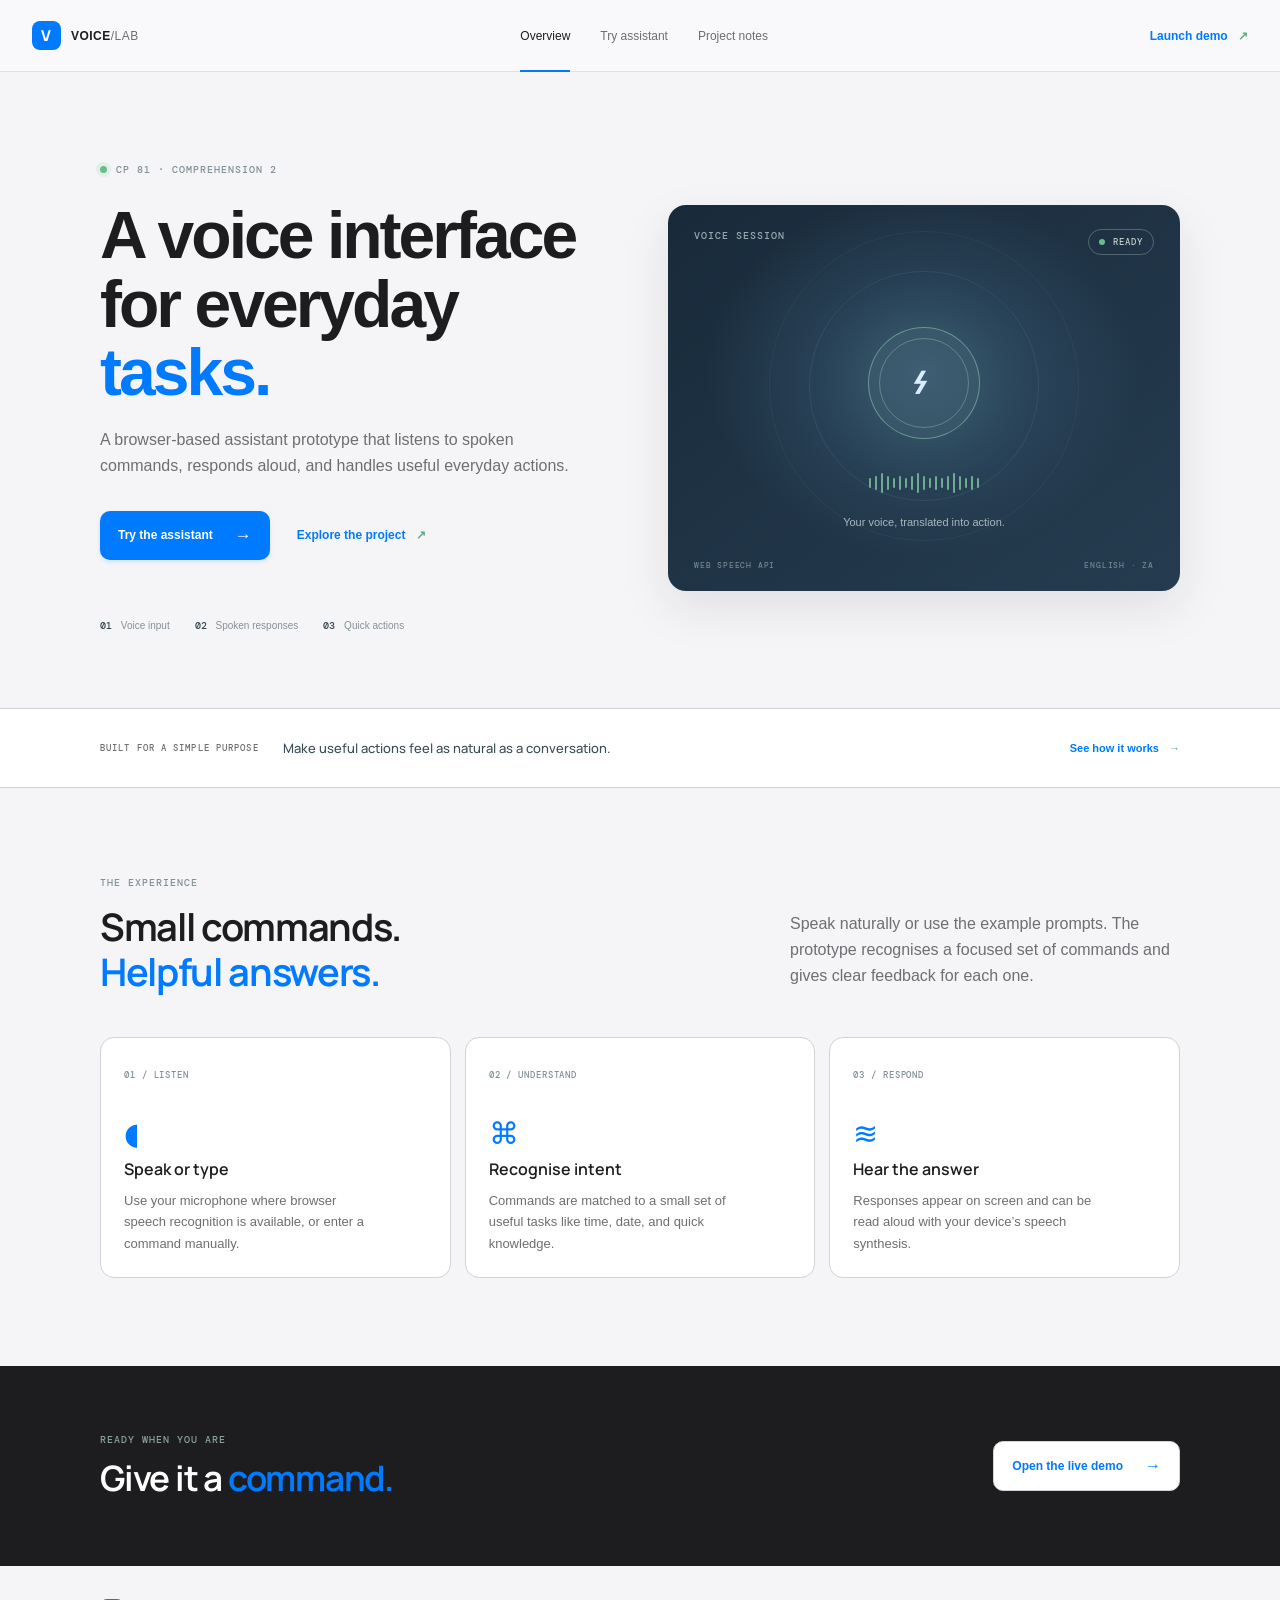
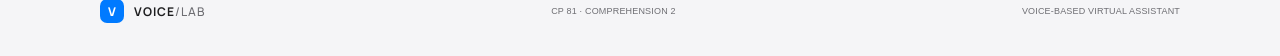
<file: index.html>
<!doctype html>
<html lang="en">
<head>
  <meta charset="utf-8"><meta name="viewport" content="width=device-width,initial-scale=1">
  <meta name="theme-color" content="#101b27"><meta name="description" content="A voice assistant project portfolio and interactive prototype.">
  <title>Voice-Based Virtual Assistant | Portfolio</title><link rel="stylesheet" href="styles.css"><link rel="stylesheet" href="apple-ui.css">
</head>
<body>
  <header class="site-header"><a class="brand" href="index.html"><span class="brand-mark">V</span><span>VOICE<span class="brand-light">/LAB</span></span></a><nav aria-label="Main navigation"><a class="active" href="index.html">Overview</a><a href="assistant.html">Try assistant</a><a href="project.html">Project notes</a></nav><a class="nav-cta" href="assistant.html">Launch demo <span>↗</span></a></header>
  <main>
    <section class="hero wrap"><div class="hero-copy"><p class="eyebrow"><span class="live-dot"></span> CP 81 · COMPREHENSION 2</p><h1>A voice interface<br>for everyday <em>tasks.</em></h1><p class="lead">A browser-based assistant prototype that listens to spoken commands, responds aloud, and handles useful everyday actions.</p><div class="hero-actions"><a class="button button-primary" href="assistant.html">Try the assistant <span>→</span></a><a class="text-link" href="project.html">Explore the project <span>↗</span></a></div><div class="hero-meta"><span><b>01</b> Voice input</span><span><b>02</b> Spoken responses</span><span><b>03</b> Quick actions</span></div></div><div class="visual-card"><div class="card-top"><span>VOICE SESSION</span><span class="status-pill"><i></i> READY</span></div><div class="orbit orbit-one"></div><div class="orbit orbit-two"></div><div class="voice-core"><span class="core-ring"></span><span class="mic-icon">⌁</span></div><div class="waveform" aria-hidden="true"><i></i><i></i><i></i><i></i><i></i><i></i><i></i><i></i><i></i><i></i><i></i><i></i><i></i><i></i><i></i><i></i><i></i><i></i><i></i></div><p class="visual-caption">Your voice, translated into action.</p><div class="visual-footer"><span>WEB SPEECH API</span><span>ENGLISH · ZA</span></div></div></section>
    <section class="strip"><div class="wrap strip-inner"><span>BUILT FOR A SIMPLE PURPOSE</span><p>Make useful actions feel as natural as a conversation.</p><a href="assistant.html">See how it works <span>→</span></a></div></section>
    <section class="wrap section feature-section"><div class="section-heading"><div><p class="eyebrow">THE EXPERIENCE</p><h2>Small commands.<br><em>Helpful answers.</em></h2></div><p class="section-intro">Speak naturally or use the example prompts. The prototype recognises a focused set of commands and gives clear feedback for each one.</p></div><div class="feature-grid"><article class="feature-card"><span class="feature-number">01 / LISTEN</span><div class="feature-icon">◖</div><h3>Speak or type</h3><p>Use your microphone where browser speech recognition is available, or enter a command manually.</p></article><article class="feature-card"><span class="feature-number">02 / UNDERSTAND</span><div class="feature-icon">⌘</div><h3>Recognise intent</h3><p>Commands are matched to a small set of useful tasks like time, date, and quick knowledge.</p></article><article class="feature-card"><span class="feature-number">03 / RESPOND</span><div class="feature-icon">≋</div><h3>Hear the answer</h3><p>Responses appear on screen and can be read aloud with your device’s speech synthesis.</p></article></div></section>
    <section class="bottom-cta"><div class="wrap bottom-cta-inner"><div><p class="eyebrow">READY WHEN YOU ARE</p><h2>Give it a <em>command.</em></h2></div><a class="button button-light" href="assistant.html">Open the live demo <span>→</span></a></div></section>
  </main>
  <footer class="site-footer wrap"><a class="brand" href="index.html"><span class="brand-mark">V</span><span>VOICE<span class="brand-light">/LAB</span></span></a><span>CP 81 · COMPREHENSION 2</span><span>VOICE-BASED VIRTUAL ASSISTANT</span></footer>
</body></html>
</file>
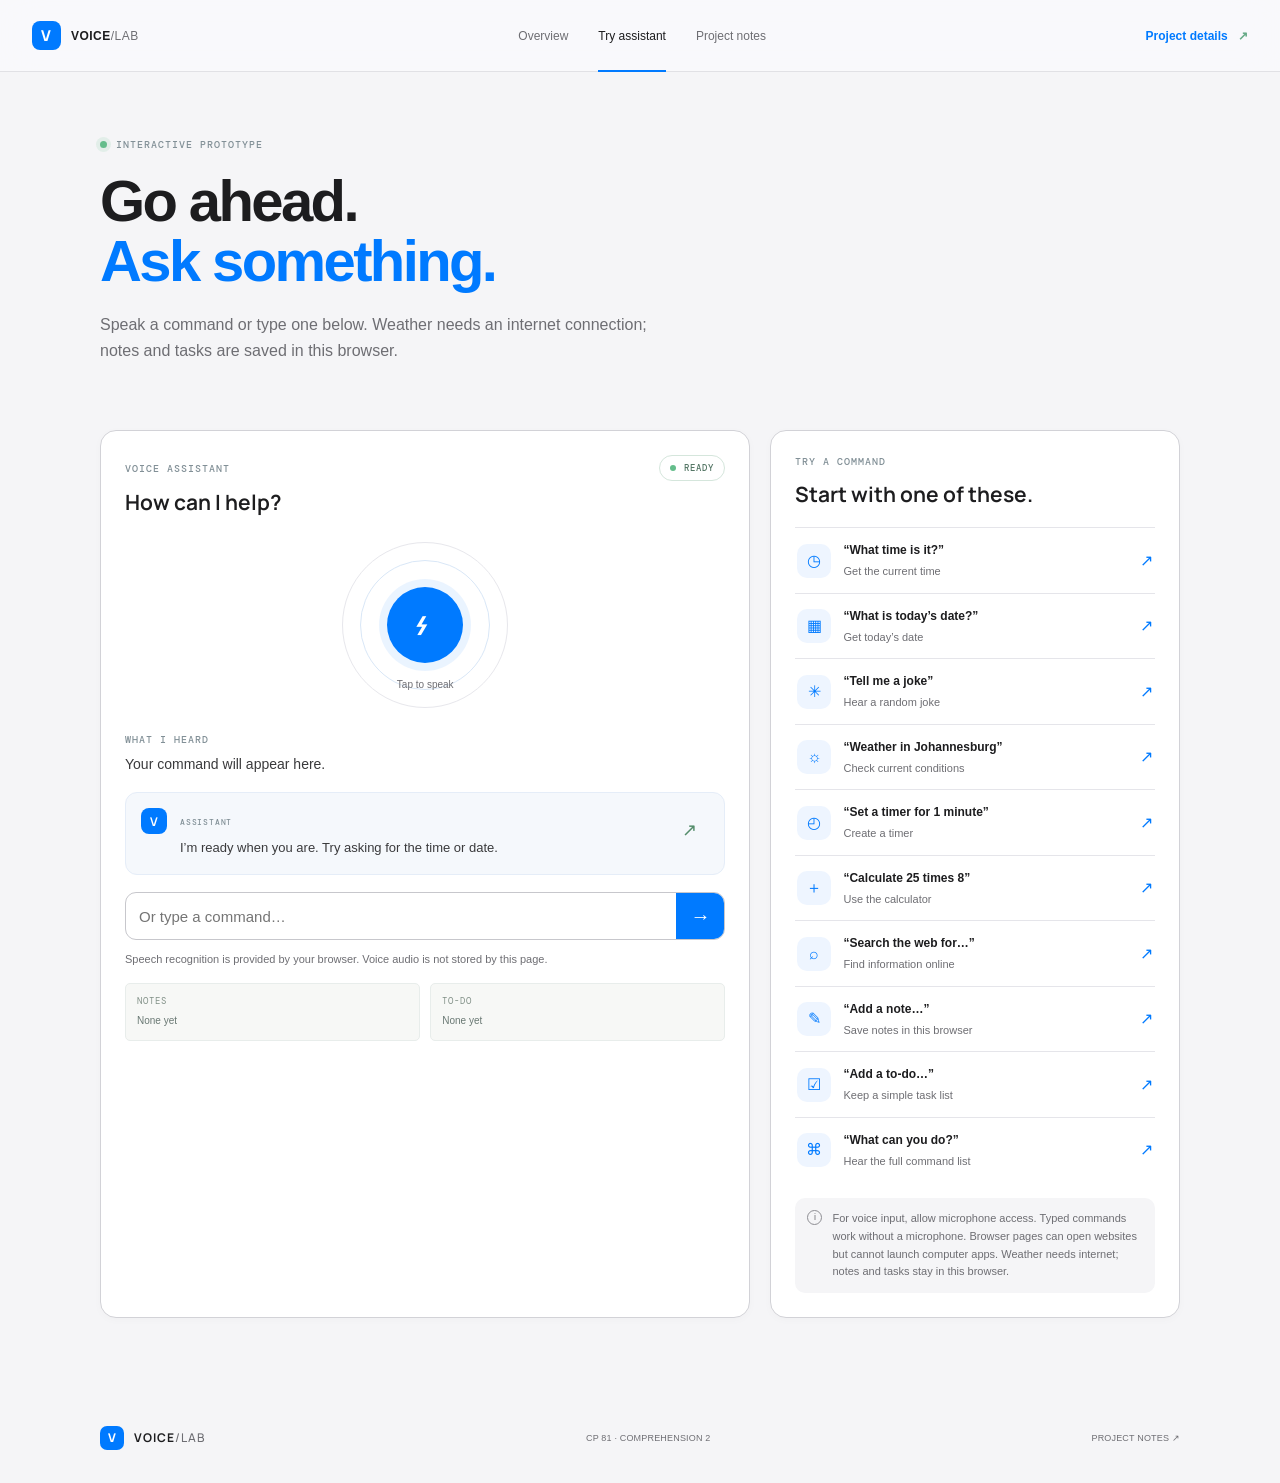
<file: assistant.html>
<!doctype html>
<html lang="en"><head><meta charset="utf-8"><meta name="viewport" content="width=device-width,initial-scale=1"><meta name="theme-color" content="#101b27"><title>Try the Assistant | Voice/Lab</title><link rel="stylesheet" href="styles.css"><link rel="stylesheet" href="apple-ui.css"><link rel="stylesheet" href="assistant-ui.css"><script src="assistant.js" defer></script></head>
<body><header class="site-header"><a class="brand" href="index.html"><span class="brand-mark">V</span><span>VOICE<span class="brand-light">/LAB</span></span></a><nav aria-label="Main navigation"><a href="index.html">Overview</a><a class="active" href="assistant.html">Try assistant</a><a href="project.html">Project notes</a></nav><a class="nav-cta" href="project.html">Project details <span>↗</span></a></header>
<main class="wrap demo-page"><div class="page-heading"><p class="eyebrow"><span class="live-dot"></span> INTERACTIVE PROTOTYPE</p><h1>Go ahead.<br><em>Ask something.</em></h1><p class="lead">Speak a command or type one below. Weather needs an internet connection; notes and tasks are saved in this browser.</p></div>
<section class="assistant-layout"><div class="assistant-panel"><div class="assistant-top"><div><span class="panel-label">VOICE ASSISTANT</span><h2>How can I help?</h2></div><span class="status-pill"><i></i><span id="status-text">READY</span></span></div><div class="listening-stage" id="listening-stage"><div class="listening-orbit"></div><div class="listening-orbit orbit-b"></div><button class="mic-button" id="mic-button" type="button" aria-label="Start voice input"><span>⌁</span></button><span class="mic-hint" id="mic-hint">Tap to speak</span></div><p class="transcript-label">WHAT I HEARD</p><p class="transcript" id="transcript" aria-live="polite">Your command will appear here.</p><div class="response-box" aria-live="polite"><span class="response-mark">V</span><div><span class="panel-label">ASSISTANT</span><p id="response-text">I’m ready when you are. Try asking for the time or date.</p><div id="response-action"></div></div><button class="speak-button" id="speak-button" type="button" aria-label="Read response aloud" title="Read response aloud">↗</button></div><form class="command-form" id="command-form"><label class="sr-only" for="command-input">Type a command</label><input id="command-input" autocomplete="off" placeholder="Or type a command…"><button class="send-button" type="submit" aria-label="Send command">→</button></form><p class="privacy-note">Speech recognition is provided by your browser. Voice audio is not stored by this page.</p><div class="saved-items"><div><b>NOTES</b><span id="notes-list">None yet</span></div><div><b>TO-DO</b><span id="todos-list">None yet</span></div></div></div>
<aside class="examples-panel"><p class="eyebrow">TRY A COMMAND</p><h2>Start with one of these.</h2><div class="command-list">
<button class="example-command" data-command="What time is it?"><span class="command-icon">◷</span><span><b>“What time is it?”</b><small>Get the current time</small></span><span class="command-arrow">↗</span></button>
<button class="example-command" data-command="What is today's date?"><span class="command-icon">▦</span><span><b>“What is today’s date?”</b><small>Get today’s date</small></span><span class="command-arrow">↗</span></button>
<button class="example-command" data-command="Tell me a joke"><span class="command-icon">✳</span><span><b>“Tell me a joke”</b><small>Hear a random joke</small></span><span class="command-arrow">↗</span></button>
<button class="example-command" data-command="What is the weather in Johannesburg?"><span class="command-icon">☼</span><span><b>“Weather in Johannesburg”</b><small>Check current conditions</small></span><span class="command-arrow">↗</span></button>
<button class="example-command" data-command="Set a timer for 1 minute"><span class="command-icon">◴</span><span><b>“Set a timer for 1 minute”</b><small>Create a timer</small></span><span class="command-arrow">↗</span></button>
<button class="example-command" data-command="Calculate 25 times 8"><span class="command-icon">＋</span><span><b>“Calculate 25 times 8”</b><small>Use the calculator</small></span><span class="command-arrow">↗</span></button>
<button class="example-command" data-command="Search the web for voice assistants"><span class="command-icon">⌕</span><span><b>“Search the web for…”</b><small>Find information online</small></span><span class="command-arrow">↗</span></button>
<button class="example-command" data-command="Add a note buy milk"><span class="command-icon">✎</span><span><b>“Add a note…”</b><small>Save notes in this browser</small></span><span class="command-arrow">↗</span></button>
<button class="example-command" data-command="Add a to-do call the lecturer"><span class="command-icon">☑</span><span><b>“Add a to-do…”</b><small>Keep a simple task list</small></span><span class="command-arrow">↗</span></button>
<button class="example-command" data-command="What can you do?"><span class="command-icon">⌘</span><span><b>“What can you do?”</b><small>Hear the full command list</small></span><span class="command-arrow">↗</span></button></div>
<div class="support-note"><span>i</span><p>For voice input, allow microphone access. Typed commands work without a microphone. Browser pages can open websites but cannot launch computer apps. Weather needs internet; notes and tasks stay in this browser.</p></div></aside></section></main>
<footer class="site-footer wrap"><a class="brand" href="index.html"><span class="brand-mark">V</span><span>VOICE<span class="brand-light">/LAB</span></span></a><span>CP 81 · COMPREHENSION 2</span><span><a href="project.html">PROJECT NOTES ↗</a></span></footer></body></html>
</file>
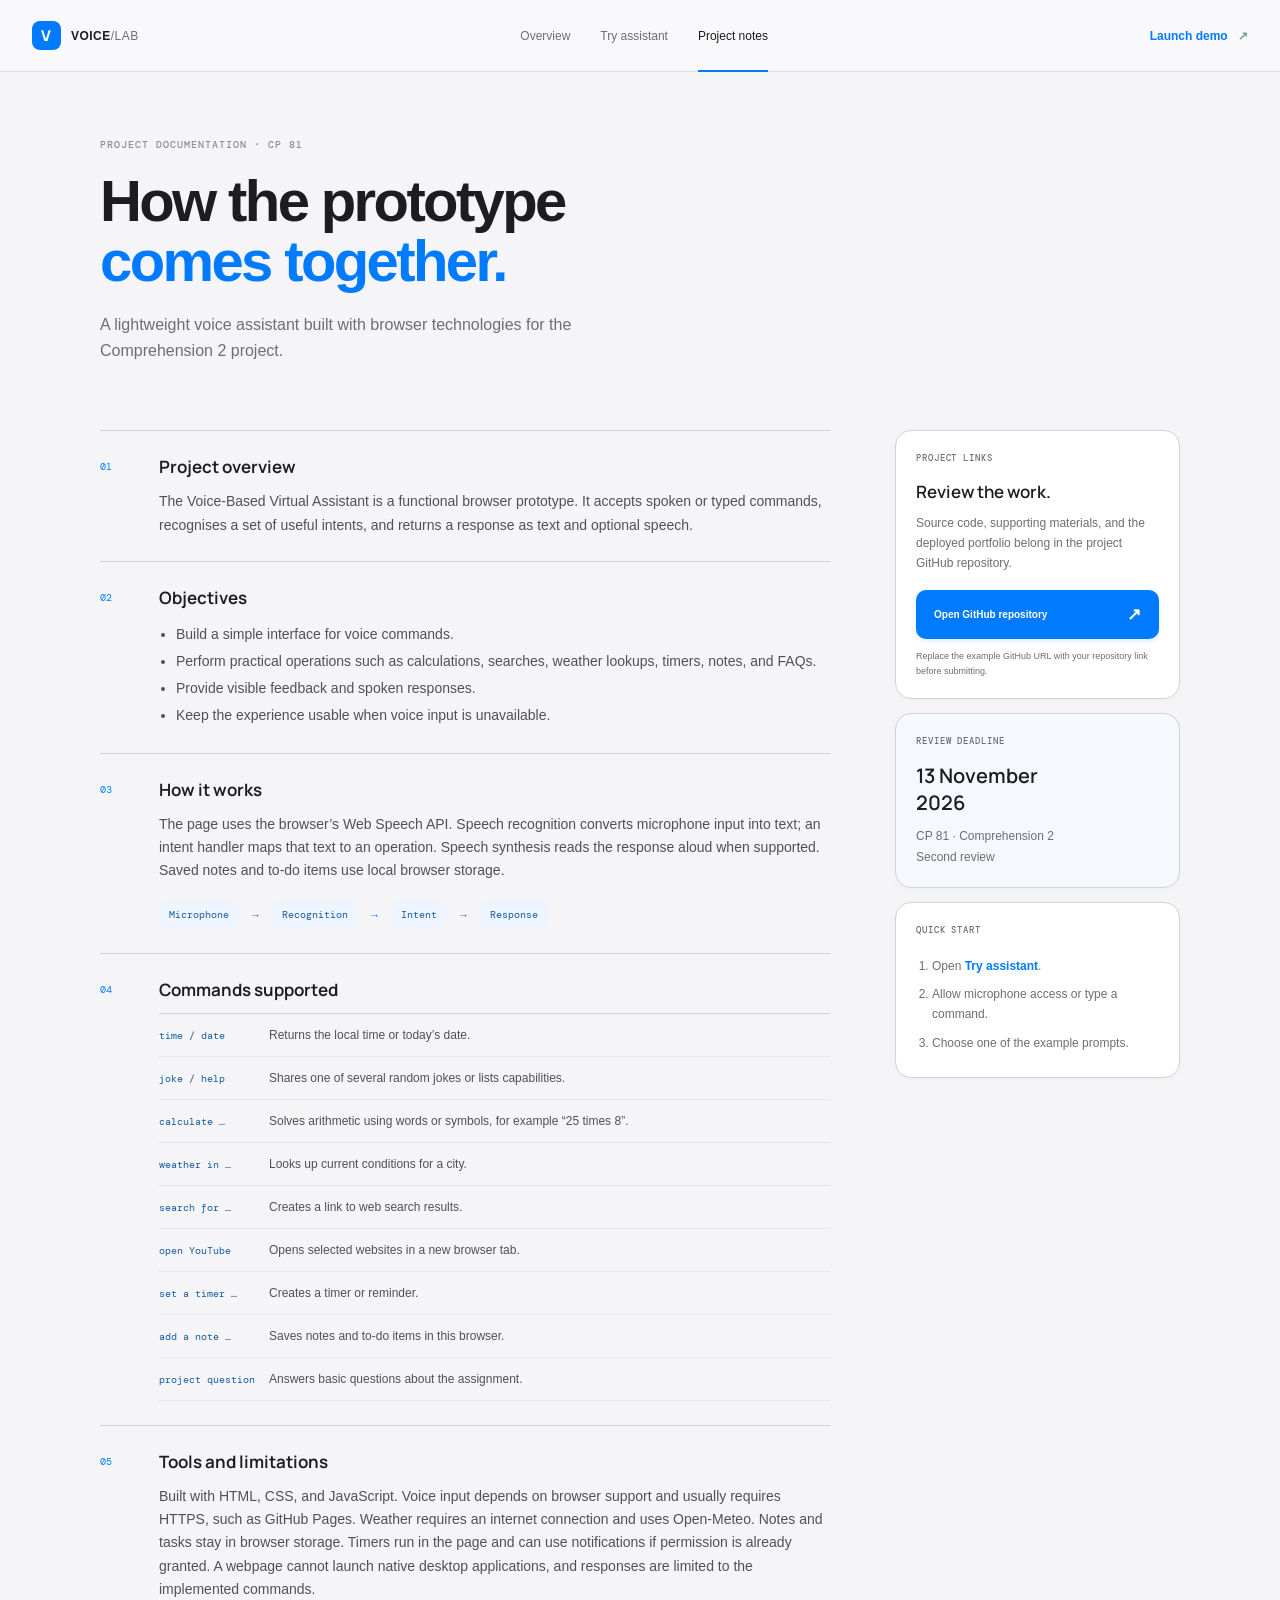
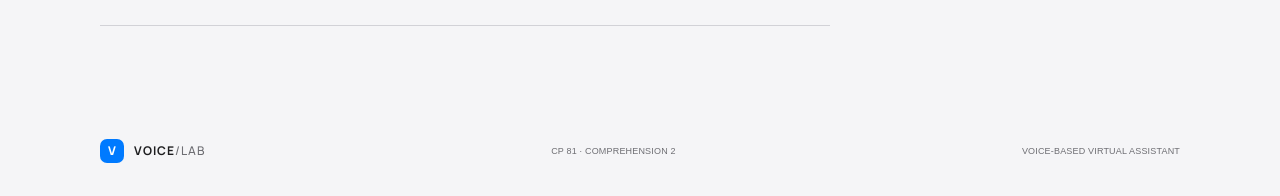
<file: project.html>
<!doctype html>
<html lang="en"><head><meta charset="utf-8"><meta name="viewport" content="width=device-width,initial-scale=1"><meta name="theme-color" content="#101b27"><meta name="description" content="Project documentation for the Voice-Based Virtual Assistant prototype."><title>Project Notes | Voice/Lab</title><link rel="stylesheet" href="styles.css"><link rel="stylesheet" href="apple-ui.css"></head>
<body><header class="site-header"><a class="brand" href="index.html"><span class="brand-mark">V</span><span>VOICE<span class="brand-light">/LAB</span></span></a><nav aria-label="Main navigation"><a href="index.html">Overview</a><a href="assistant.html">Try assistant</a><a class="active" href="project.html">Project notes</a></nav><a class="nav-cta" href="assistant.html">Launch demo <span>↗</span></a></header>
<main class="wrap project-page"><div class="page-heading"><p class="eyebrow">PROJECT DOCUMENTATION · CP 81</p><h1>How the prototype<br><em>comes together.</em></h1><p class="lead">A lightweight voice assistant built with browser technologies for the Comprehension 2 project.</p></div><div class="project-grid"><article class="project-main">
<section class="doc-section"><span class="doc-index">01</span><div><h2>Project overview</h2><p>The Voice-Based Virtual Assistant is a functional browser prototype. It accepts spoken or typed commands, recognises a set of useful intents, and returns a response as text and optional speech.</p></div></section>
<section class="doc-section"><span class="doc-index">02</span><div><h2>Objectives</h2><ul><li>Build a simple interface for voice commands.</li><li>Perform practical operations such as calculations, searches, weather lookups, timers, notes, and FAQs.</li><li>Provide visible feedback and spoken responses.</li><li>Keep the experience usable when voice input is unavailable.</li></ul></div></section>
<section class="doc-section"><span class="doc-index">03</span><div><h2>How it works</h2><p>The page uses the browser’s Web Speech API. Speech recognition converts microphone input into text; an intent handler maps that text to an operation. Speech synthesis reads the response aloud when supported. Saved notes and to-do items use local browser storage.</p><div class="flow"><span>Microphone</span><b>→</b><span>Recognition</span><b>→</b><span>Intent</span><b>→</b><span>Response</span></div></div></section>
<section class="doc-section"><span class="doc-index">04</span><div><h2>Commands supported</h2><div class="intent-list"><div><code>time / date</code><span>Returns the local time or today’s date.</span></div><div><code>joke / help</code><span>Shares one of several random jokes or lists capabilities.</span></div><div><code>calculate …</code><span>Solves arithmetic using words or symbols, for example “25 times 8”.</span></div><div><code>weather in …</code><span>Looks up current conditions for a city.</span></div><div><code>search for …</code><span>Creates a link to web search results.</span></div><div><code>open YouTube</code><span>Opens selected websites in a new browser tab.</span></div><div><code>set a timer …</code><span>Creates a timer or reminder.</span></div><div><code>add a note …</code><span>Saves notes and to-do items in this browser.</span></div><div><code>project question</code><span>Answers basic questions about the assignment.</span></div></div></div></section>
<section class="doc-section"><span class="doc-index">05</span><div><h2>Tools and limitations</h2><p>Built with HTML, CSS, and JavaScript. Voice input depends on browser support and usually requires HTTPS, such as GitHub Pages. Weather requires an internet connection and uses Open-Meteo. Notes and tasks stay in browser storage. Timers run in the page and can use notifications if permission is already granted. A webpage cannot launch native desktop applications, and responses are limited to the implemented commands.</p></div></section>
</article><aside class="project-sidebar"><div class="sidebar-card"><p class="eyebrow">PROJECT LINKS</p><h3>Review the work.</h3><p>Source code, supporting materials, and the deployed portfolio belong in the project GitHub repository.</p><a class="button button-primary full-button" href="https://github.com/REPLACE_WITH_GITHUB_USERNAME/voice-based-virtual-assistant" target="_blank" rel="noopener noreferrer">Open GitHub repository <span>↗</span></a><small>Replace the example GitHub URL with your repository link before submitting.</small></div><div class="sidebar-card deadline-card"><p class="eyebrow">REVIEW DEADLINE</p><h3>13 November<br>2026</h3><p>CP 81 · Comprehension 2<br>Second review</p></div><div class="sidebar-card"><p class="eyebrow">QUICK START</p><ol><li>Open <a href="assistant.html">Try assistant</a>.</li><li>Allow microphone access or type a command.</li><li>Choose one of the example prompts.</li></ol></div></aside></div></main>
<footer class="site-footer wrap"><a class="brand" href="index.html"><span class="brand-mark">V</span><span>VOICE<span class="brand-light">/LAB</span></span></a><span>CP 81 · COMPREHENSION 2</span><span>VOICE-BASED VIRTUAL ASSISTANT</span></footer></body></html>
</file>
<file: styles.css>
@import url('https://fonts.googleapis.com/css2?family=DM+Mono:wght@400;500&family=DM+Sans:wght@400;500;600;700&family=Manrope:wght@400;500;600;700;800&display=swap');
:root{--ink:#122130;--muted:#74818b;--paper:#f7f8f6;--line:#e3e8e8;--mint:#a5e1c4;--dark:#101b27;--accent:#8ddbb3}*{box-sizing:border-box}html{scroll-behavior:smooth}body{margin:0;background:var(--paper);color:var(--ink);font-family:'DM Sans',Arial,sans-serif;-webkit-font-smoothing:antialiased}a{color:inherit;text-decoration:none}.wrap{width:min(1140px,calc(100% - 64px));margin-inline:auto}.site-header{height:78px;display:flex;align-items:center;justify-content:space-between;padding:0 max(32px,calc((100vw - 1240px)/2));border-bottom:1px solid rgba(227,232,232,.85);background:rgba(247,248,246,.92);position:relative;z-index:2}.brand{display:flex;gap:10px;align-items:center;font:800 12px Manrope,sans-serif;letter-spacing:1.7px}.brand-mark{display:grid;place-items:center;background:var(--dark);color:var(--mint);width:29px;height:29px;border-radius:9px;font:800 15px Manrope}.brand-light{font-weight:500;color:#8a989e}.site-header nav{display:flex;gap:36px;font-size:12px;color:#79868d}.site-header nav a{padding:31px 0 29px;border-bottom:2px solid transparent}.site-header nav a:hover,.site-header nav a.active{color:var(--ink);border-color:#80cba3}.nav-cta{font-size:12px;font-weight:700}.nav-cta span,.text-link span{margin-left:7px;color:#67aa87}.hero{min-height:590px;padding-top:91px;padding-bottom:75px;display:grid;grid-template-columns:1fr 1fr;gap:70px;align-items:center}.eyebrow,.panel-label,.feature-number,.visual-footer,.card-top,.transcript-label{font:500 10px 'DM Mono',monospace;letter-spacing:1.4px;color:#829097}.eyebrow{display:flex;align-items:center;gap:9px}.live-dot,.status-pill i{width:7px;height:7px;background:#64bd8b;border-radius:50%;display:inline-block;box-shadow:0 0 0 4px rgba(100,189,139,.13)}h1,h2,h3,p{margin-top:0}h1{font:600 clamp(43px,5.3vw,68px)/1.04 Manrope,sans-serif;letter-spacing:-3px;margin:25px 0 20px}h1 em,h2 em{font-style:normal;color:#72bd96}.lead{font-size:16px;line-height:1.8;color:#7a878d;max-width:475px}.hero-actions{display:flex;align-items:center;gap:27px;margin-top:31px}.button{display:inline-flex;gap:22px;align-items:center;justify-content:center;padding:15px 19px;border-radius:6px;font-size:12px;font-weight:700}.button-primary{background:var(--dark);color:white}.button-primary span{font-size:17px;color:var(--mint)}.text-link{font-size:12px;font-weight:600}.hero-meta{display:flex;gap:25px;margin-top:58px;color:#859197;font-size:10px}.hero-meta b{color:#324552;font:500 10px 'DM Mono',monospace;margin-right:6px}.visual-card{height:386px;background:var(--dark);border-radius:12px;position:relative;overflow:hidden;color:white;box-shadow:0 25px 55px #11223319}.visual-card:before{content:'';position:absolute;inset:0;background:radial-gradient(ellipse at 50% 44%,#294355 0,transparent 56%)}.card-top,.visual-footer{position:absolute;left:26px;right:26px;display:flex;justify-content:space-between;z-index:1}.card-top{top:24px;color:#97aab2}.status-pill{display:flex;gap:8px;align-items:center;border:1px solid #536572;border-radius:30px;padding:6px 10px;font:500 9px 'DM Mono',monospace;letter-spacing:1px;color:#bfcec9}.status-pill i{width:6px;height:6px;box-shadow:none}.orbit{position:absolute;border:1px solid #ffffff11;border-radius:50%;width:230px;height:230px;left:50%;top:47%;transform:translate(-50%,-50%)}.orbit-two{width:310px;height:310px;border-color:#ffffff0b}.voice-core{position:absolute;left:50%;top:46%;transform:translate(-50%,-50%);width:112px;height:112px;border-radius:50%;background:#a5e1c418;border:1px solid #9fe0bf75;display:grid;place-items:center;box-shadow:0 0 65px #8ddbb325}.core-ring{position:absolute;inset:10px;border:1px solid #b2efd14d;border-radius:50%}.mic-icon{font:48px Manrope;color:var(--mint);transform:rotate(90deg)}.waveform{position:absolute;top:72%;left:50%;transform:translate(-50%,-50%);display:flex;align-items:center;gap:4px;height:26px}.waveform i{width:2px;border-radius:2px;background:#8bd8ad;height:35%;opacity:.7}.waveform i:nth-child(3n){height:75%}.waveform i:nth-child(4n){height:100%}.waveform i:nth-child(2n){height:53%}.visual-caption{position:absolute;top:80%;width:100%;text-align:center;color:#aab8bf;font-size:11px}.visual-footer{bottom:21px;color:#718590;font-size:8px}.strip{background:#edf2ef;border-block:1px solid #e7ece8}.strip-inner{min-height:79px;display:flex;align-items:center;gap:24px}.strip-inner>span{font:500 9px 'DM Mono',monospace;letter-spacing:1.1px;color:#86928e}.strip-inner p{margin:0;font:500 13px Manrope;color:#394d52;flex:1}.strip-inner>a{font-size:11px;font-weight:700}.strip-inner>a span{color:#63b082;margin-left:7px}.section{padding-top:102px;padding-bottom:109px}.section-heading{display:flex;justify-content:space-between;align-items:end;margin-bottom:43px}.section-heading h2,.bottom-cta h2{font:600 38px/1.18 Manrope;letter-spacing:-1.4px;margin:15px 0 0}.section-intro{max-width:390px;color:#7a878d;font-size:13px;line-height:1.8;margin-bottom:4px}.feature-grid{display:grid;grid-template-columns:repeat(3,1fr);border:1px solid var(--line);border-radius:9px;overflow:hidden}.feature-card{min-height:241px;padding:24px 26px;border-right:1px solid var(--line);background:#fbfcfa}.feature-card:last-child{border:0}.feature-number{font-size:9px}.feature-icon{margin-top:27px;font:30px Manrope;color:#69b68c;height:36px}.feature-card h3{font:600 16px Manrope;margin:10px 0}.feature-card p{font-size:11px;line-height:1.75;color:#829097;max-width:250px;margin-bottom:0}.bottom-cta{background:var(--dark);color:white}.bottom-cta-inner{min-height:220px;display:flex;align-items:center;justify-content:space-between}.bottom-cta .eyebrow{color:#8aa09d}.bottom-cta h2{font-size:35px;margin-top:12px}.button-light{background:var(--mint);color:#112130}.button-light span{font-size:16px}.site-footer{height:90px;display:flex;align-items:center;justify-content:space-between;color:#89959a;font:9px 'DM Mono',monospace;letter-spacing:.6px}.site-footer .brand{font-family:Manrope;color:var(--ink);letter-spacing:1px}.site-footer .brand-mark{width:24px;height:24px;font-size:12px;border-radius:7px}.page-heading{padding:76px 0 50px}.page-heading h1{font-size:56px;margin-top:20px}.page-heading .lead{max-width:560px}.demo-page{padding-bottom:75px}.assistant-layout{display:grid;grid-template-columns:1.35fr .85fr;gap:23px;align-items:stretch}.assistant-panel,.examples-panel{border:1px solid var(--line);border-radius:10px;background:#fbfcfa;padding:26px}.assistant-top{display:flex;justify-content:space-between;align-items:flex-start}.assistant-top h2{font:600 20px Manrope;margin:9px 0}.assistant-top .status-pill{color:#547665;border-color:#d5e6dc}.listening-stage{height:194px;display:flex;align-items:center;justify-content:center;position:relative;flex-direction:column}.listening-orbit{position:absolute;width:130px;height:130px;border:1px solid #b8ddc8;border-radius:50%;transition:transform .3s}.orbit-b{width:166px;height:166px;border-color:#e5eee8}.mic-button{z-index:1;width:72px;height:72px;border-radius:50%;border:1px solid #a5d8bb;background:#eaf5ee;color:#408b63;font:39px Manrope;transform:rotate(90deg);cursor:pointer;box-shadow:0 0 0 9px #eaf5ee73}.mic-button:hover{background:#d9efdf}.mic-button:disabled{opacity:.55;cursor:not-allowed}.mic-hint{z-index:1;position:absolute;top:calc(50% + 52px);font-size:10px;color:#819087}.is-listening .listening-orbit{transform:scale(1.13);border-color:#5ab783}.is-listening .orbit-b{transform:scale(1.1);border-color:#b9e5c9}.transcript-label{margin:8px 0}.transcript{font-size:13px;color:#66767a;min-height:20px}.response-box{display:flex;align-items:flex-start;gap:13px;padding:16px;background:#f0f5f1;border-radius:7px;margin:17px 0}.response-mark{width:26px;height:26px;border-radius:8px;background:var(--dark);color:var(--mint);display:grid;place-items:center;font:700 12px Manrope;flex:none}.response-box .panel-label{font-size:8px}.response-box p{font-size:12px;line-height:1.6;color:#4e605b;margin:6px 0 0}.speak-button{margin-left:auto;border:0;background:transparent;color:#548d6b;font-size:18px;cursor:pointer}.command-form{display:flex;border:1px solid #dfe6e1;border-radius:6px;height:44px;overflow:hidden;background:white}.command-form input{flex:1;border:0;outline:0;padding:0 13px;font:12px 'DM Sans';background:transparent}.send-button{width:46px;border:0;background:var(--dark);color:var(--mint);font-size:19px;cursor:pointer}.privacy-note{font-size:9px;color:#97a19d;margin:11px 0 0}.examples-panel .eyebrow{margin-bottom:12px}.examples-panel h2{font:600 17px Manrope;margin-bottom:19px}.command-list{display:flex;flex-direction:column}.example-command{display:flex;align-items:center;gap:12px;text-align:left;border:0;border-top:1px solid #e8edeb;background:transparent;padding:13px 2px;cursor:pointer;color:var(--ink)}.example-command:hover b{color:#468760}.command-icon{width:31px;height:31px;border-radius:8px;background:#edf4ef;display:grid;place-items:center;color:#64a87e;font-size:16px;flex:none}.example-command b{display:block;font-size:10px;font-weight:600}.example-command small{display:block;margin-top:4px;color:#87938e;font-size:9px}.command-arrow{margin-left:auto;color:#80b791}.support-note{display:flex;gap:10px;background:#f2f5f1;padding:12px;border-radius:6px;margin-top:16px}.support-note span{width:15px;height:15px;border-radius:50%;border:1px solid #93b9a0;color:#6b9b78;display:grid;place-items:center;font-size:9px;flex:none}.support-note p{font-size:9px;line-height:1.6;color:#7e8983;margin:0}.project-page{padding-bottom:80px}.project-grid{display:grid;grid-template-columns:1fr 285px;gap:65px}.project-main{border-top:1px solid var(--line)}.doc-section{display:grid;grid-template-columns:47px 1fr;gap:12px;padding:26px 0;border-bottom:1px solid var(--line)}.doc-index{font:10px 'DM Mono',monospace;color:#79b490;padding-top:5px}.doc-section h2{font:600 17px Manrope;margin:0 0 12px}.doc-section p,.doc-section li{font-size:12px;line-height:1.8;color:#77858a}.doc-section p{margin:0}.doc-section ul{padding-left:17px;margin:0}.doc-section li{padding:2px 0}.flow{display:flex;align-items:center;gap:11px;margin-top:18px;flex-wrap:wrap}.flow span{font:10px 'DM Mono',monospace;color:#60776b;background:#edf4ef;padding:8px 10px;border-radius:4px}.flow b{font-size:11px;color:#8bbe9b}.intent-list{border-top:1px solid #e8edeb}.intent-list div{display:grid;grid-template-columns:100px 1fr;gap:10px;padding:10px 0;border-bottom:1px solid #e8edeb;align-items:center}.intent-list code{font:10px 'DM Mono',monospace;color:#46865f}.intent-list span{font-size:11px;color:#77858a}.project-sidebar{display:flex;flex-direction:column;gap:14px}.sidebar-card{background:#fff;border:1px solid var(--line);border-radius:8px;padding:19px}.sidebar-card .eyebrow{font-size:9px;margin-bottom:13px}.sidebar-card h3{font:600 17px Manrope;margin:0 0 10px}.sidebar-card p,.sidebar-card li{font-size:10px;line-height:1.7;color:#7b888b}.sidebar-card p{margin-bottom:16px}.full-button{font-size:10px;padding:12px 10px;width:100%;justify-content:space-between}.sidebar-card small{display:block;font-size:9px;line-height:1.6;color:#9a8370;margin-top:10px}.deadline-card{background:#edf4ef}.deadline-card h3{font-size:20px;line-height:1.35}.deadline-card p{margin:0}.sidebar-card ol{padding-left:16px;margin:0}.sidebar-card li{padding:4px 0}.sidebar-card li a{color:#42815a;font-weight:600}.sr-only{position:absolute;width:1px;height:1px;padding:0;margin:-1px;overflow:hidden;clip:rect(0,0,0,0);white-space:nowrap;border:0}
@media(max-width:760px){.wrap{width:min(100% - 38px,560px)}.site-header{height:66px;padding:0 19px}.site-header nav{gap:15px;font-size:10px}.site-header nav a{padding:25px 0}.nav-cta{display:none}.hero{padding-top:60px;grid-template-columns:1fr;gap:38px}.hero h1{font-size:52px}.hero-meta{margin-top:38px;gap:14px;flex-wrap:wrap}.visual-card{height:340px}.strip-inner{padding-block:18px;align-items:flex-start;flex-direction:column;gap:9px}.strip-inner p{font-size:12px}.section{padding-block:65px}.section-heading{display:block}.section-intro{margin-top:20px}.feature-grid{grid-template-columns:1fr}.feature-card{min-height:180px;border-right:0;border-bottom:1px solid var(--line)}.feature-card:last-child{border-bottom:0}.feature-icon{margin-top:15px}.bottom-cta-inner{min-height:200px;gap:20px}.bottom-cta h2{font-size:29px}.site-footer{height:auto;min-height:100px;gap:12px;flex-wrap:wrap;padding-block:20px}.site-footer>span:last-child{display:none}.page-heading{padding:55px 0 30px}.page-heading h1{font-size:45px}.assistant-layout,.project-grid{grid-template-columns:1fr;gap:18px}.assistant-panel,.examples-panel{padding:20px}.project-grid{gap:28px}.project-sidebar{display:grid;grid-template-columns:1fr 1fr}.project-sidebar .sidebar-card:first-child{grid-column:1/-1}}@media(max-width:420px){.site-header nav{gap:10px;font-size:9px}.brand{font-size:10px;gap:7px}.brand-mark{width:25px;height:25px}.hero h1{font-size:45px}.hero-actions{gap:15px;flex-wrap:wrap}.button{padding:13px}.hero-meta{font-size:9px}.bottom-cta-inner{align-items:flex-start;justify-content:center;flex-direction:column;padding-block:32px}.project-sidebar{grid-template-columns:1fr}.project-sidebar .sidebar-card:first-child{grid-column:auto}}
</file>
<file: apple-ui.css>
/* A calm, system-font interface guided by Apple's HIG principles of clarity,
   consistency, useful feedback, flexibility, and accessible controls. */
:root{--ink:#1d1d1f;--muted:#6e6e73;--paper:#f5f5f7;--line:#d2d2d7;--mint:#d9edff;--dark:#1d1d1f;--accent:#007aff;color-scheme:light}
body{font-family:-apple-system,BlinkMacSystemFont,"SF Pro Text","Helvetica Neue",Arial,sans-serif;color:var(--ink);background:var(--paper);line-height:1.5}
h1,h2,h3,.brand,.button{font-family:-apple-system,BlinkMacSystemFont,"SF Pro Display","Helvetica Neue",Arial,sans-serif;letter-spacing:normal}
h1{font-weight:650;letter-spacing:-.045em;line-height:1.04}
h1 em,h2 em{color:var(--accent)}
.wrap{width:min(1080px,calc(100% - 64px))}
.site-header{height:72px;background:rgba(250,250,252,.88);backdrop-filter:saturate(180%) blur(18px);-webkit-backdrop-filter:saturate(180%) blur(18px);border-color:rgba(60,60,67,.12)}
.brand{letter-spacing:.04em;font-weight:700}.brand-mark{background:var(--accent);color:#fff;border-radius:8px}
.brand-light{color:var(--muted)}
.site-header nav{color:var(--muted);gap:30px}.site-header nav a{padding:27px 0 25px}.site-header nav a:hover,.site-header nav a.active{color:var(--ink);border-color:var(--accent)}
.nav-cta,.text-link,.strip-inner>a{color:var(--accent)}
.hero{min-height:570px;gap:56px}.hero h1{font-size:clamp(44px,5.3vw,66px)}.lead,.section-intro{color:var(--muted);font-size:16px;line-height:1.65}
.button{min-height:46px;border-radius:10px;padding:12px 18px;transition:transform .18s ease,background-color .18s ease,box-shadow .18s ease}.button-primary{background:var(--accent);color:#fff;box-shadow:0 2px 5px #007aff24}.button-primary span{color:white}.button-primary:hover{background:#0066d6;box-shadow:0 5px 14px #007aff30}.button-light{background:#fff;color:var(--accent);border:1px solid #d2d2d7}.button-light span{color:var(--accent)}
.visual-card{border-radius:18px;background:linear-gradient(145deg,#182a3a,#253c50);box-shadow:0 18px 48px #1d1d1f18}.visual-card:before{background:radial-gradient(ellipse at 50% 44%,#34516a 0,transparent 60%)}
.status-pill{border-radius:999px}.strip{background:#fff;border-color:var(--line)}.strip-inner{min-height:78px}.strip-inner>span{color:var(--muted)}
.section{padding-block:88px}.section-heading h2,.bottom-cta h2{font-weight:650;letter-spacing:-.035em}.feature-grid{border:0;gap:14px;overflow:visible}.feature-card{border:1px solid var(--line)!important;border-radius:14px;background:#fff;padding:23px;min-height:228px;transition:transform .2s ease,box-shadow .2s ease}.feature-card:hover{transform:translateY(-2px);box-shadow:0 8px 24px #1d1d1f0b}.feature-icon{color:var(--accent)}.feature-card p{font-size:13px;line-height:1.65;color:var(--muted)}
.bottom-cta{background:#1d1d1f}.bottom-cta-inner{min-height:200px}
.site-footer{color:var(--muted);font-family:-apple-system,BlinkMacSystemFont,"Helvetica Neue",Arial,sans-serif;letter-spacing:.02em}.site-footer .brand{color:var(--ink)}
.page-heading{padding-top:66px}.page-heading h1{font-size:clamp(44px,5vw,58px)}.eyebrow,.panel-label,.feature-number,.visual-footer,.card-top,.transcript-label{letter-spacing:.1em}
.assistant-layout{gap:20px}.assistant-panel,.examples-panel,.sidebar-card{background:#fff;border:1px solid var(--line);border-radius:16px;box-shadow:0 2px 8px #1d1d1f06}.assistant-panel,.examples-panel{padding:24px}.assistant-top h2,.examples-panel h2{font-size:21px;font-weight:650}.listening-stage{height:200px}.listening-orbit{border-color:#d9e7f7}.orbit-b{border-color:#e7e7ec}.mic-button{width:76px;height:76px;background:var(--accent);color:#fff;border:0;box-shadow:0 0 0 8px #007aff15;transition:transform .18s ease,background-color .18s ease,box-shadow .18s ease}.mic-button:hover{background:#0066d6;transform:rotate(90deg) scale(1.04)}.mic-button:disabled{background:#8e8e93}.is-listening .mic-button{animation:listen-pulse 1.3s ease-in-out infinite}.is-listening .listening-orbit{border-color:#80bfff}.mic-hint{color:var(--muted)}
.transcript{color:#3a3a3c;font-size:14px}.response-box{background:#f5f8fc;border:1px solid #e5edf8;border-radius:12px;padding:15px}.response-box p{color:#3a3a3c;font-size:13px}.response-mark{background:var(--accent);color:white;border-radius:8px}.speak-button{min-width:40px;min-height:40px;border-radius:9px}.speak-button:hover{background:#e8f2ff}.command-form{height:48px;border-color:#c7c7cc;border-radius:11px}.command-form:focus-within{border-color:var(--accent);box-shadow:0 0 0 3px #007aff28}.command-form input{font:15px -apple-system,BlinkMacSystemFont,"Helvetica Neue",Arial,sans-serif}.send-button{width:48px;background:var(--accent);color:#fff;font-size:20px}.send-button:hover{background:#0066d6}.privacy-note{font-size:11px;line-height:1.5;color:var(--muted)}
.example-command{min-height:58px;border-color:#e5e5ea;gap:12px}.example-command:hover{background:#f5f8fc}.example-command b{font-size:12px}.example-command small{font-size:11px;color:var(--muted)}.command-icon{width:34px;height:34px;background:#eef5ff;color:var(--accent);border-radius:10px}.command-arrow{color:var(--accent)}.support-note{background:#f5f5f7;border-radius:10px}.support-note span{border-color:#8e8e93;color:#6e6e73}.support-note p{font-size:11px;color:#6e6e73}
.project-main{border-color:var(--line)}.doc-section{border-color:var(--line);padding:24px 0}.doc-index{color:var(--accent)}.doc-section h2{font-weight:650}.doc-section p,.doc-section li{color:#515154;font-size:14px;line-height:1.65}.flow span{background:#eef5ff;color:#135ba1;border-radius:8px}.flow b{color:var(--accent)}.intent-list{border-color:var(--line)}.intent-list div{border-color:#e5e5ea;padding:12px 0}.intent-list code{color:#135ba1}.intent-list span{font-size:12px;color:#515154}.sidebar-card{padding:20px}.sidebar-card p,.sidebar-card li{color:#6e6e73;font-size:12px}.sidebar-card small{color:#6e6e73}.deadline-card{background:#f5f8fc}.sidebar-card li a{color:var(--accent)}
a:focus-visible,button:focus-visible,input:focus-visible{outline:3px solid #007aff80;outline-offset:3px}
button,a{touch-action:manipulation}button{font:inherit}.example-command,.send-button,.speak-button,.mic-button{min-height:44px}
@keyframes listen-pulse{0%,100%{box-shadow:0 0 0 8px #007aff15}50%{box-shadow:0 0 0 14px #007aff1f}}
@media(prefers-reduced-motion:reduce){*,*::before,*::after{scroll-behavior:auto!important;animation-duration:.01ms!important;animation-iteration-count:1!important;transition-duration:.01ms!important}}
@media(prefers-color-scheme:dark){:root{color-scheme:dark}body{background:#111113;color:#f5f5f7}.site-header{background:rgba(28,28,30,.88);border-color:#38383a}.brand-light,.site-header nav,.site-footer,.eyebrow,.panel-label,.feature-number,.visual-footer,.card-top,.transcript-label,.lead,.section-intro,.feature-card p,.doc-section p,.doc-section li,.intent-list span,.sidebar-card p,.sidebar-card li,.sidebar-card small{color:#a1a1a6}.strip,.feature-card,.assistant-panel,.examples-panel,.sidebar-card{background:#1c1c1e;border-color:#38383a}.feature-card{border-color:#38383a!important}.strip{border-color:#38383a}.assistant-top h2,.examples-panel h2,.doc-section h2,.sidebar-card h3,.site-footer .brand{color:#f5f5f7}.transcript,.response-box p{color:#e5e5ea}.response-box,.support-note,.deadline-card{background:#242a33;border-color:#38383a}.command-form{background:#1c1c1e;border-color:#636366}.command-form input{color:#f5f5f7}.example-command{border-color:#38383a;color:#f5f5f7}.example-command:hover{background:#29292c}.saved-items>div{background:#232326;border-color:#38383a}.saved-items span{color:#d1d1d6}.intent-list,.intent-list div,.project-main,.doc-section{border-color:#38383a}.flow span,.command-icon{background:#202f40;color:#79baff}.site-footer .brand-light{color:#a1a1a6}}
@media(max-width:760px){.wrap{width:min(100% - 38px,560px)}.site-header{height:66px;padding-inline:19px}.site-header nav{gap:15px}.site-header nav a{padding:24px 0}.hero{padding-top:60px}.section{padding-block:65px}.feature-grid{gap:10px}.feature-card{min-height:180px}.assistant-layout,.project-grid{gap:16px}}
</file>
<file: assistant-ui.css>
.response-link{display:inline-block;margin-top:8px;color:#468760;font-size:10px;font-weight:700}.saved-items{display:grid;grid-template-columns:1fr 1fr;gap:10px;margin-top:15px}.saved-items>div{min-width:0;padding:11px;background:#f7f8f6;border:1px solid #e8edeb;border-radius:5px}.saved-items b{display:block;margin-bottom:6px;font:9px 'DM Mono',monospace;letter-spacing:1px;color:#819087}.saved-items span{display:block;max-height:90px;overflow:auto;font-size:10px;line-height:1.6;color:#697873;overflow-wrap:anywhere}@media(max-width:420px){.saved-items{grid-template-columns:1fr}}
</file>
